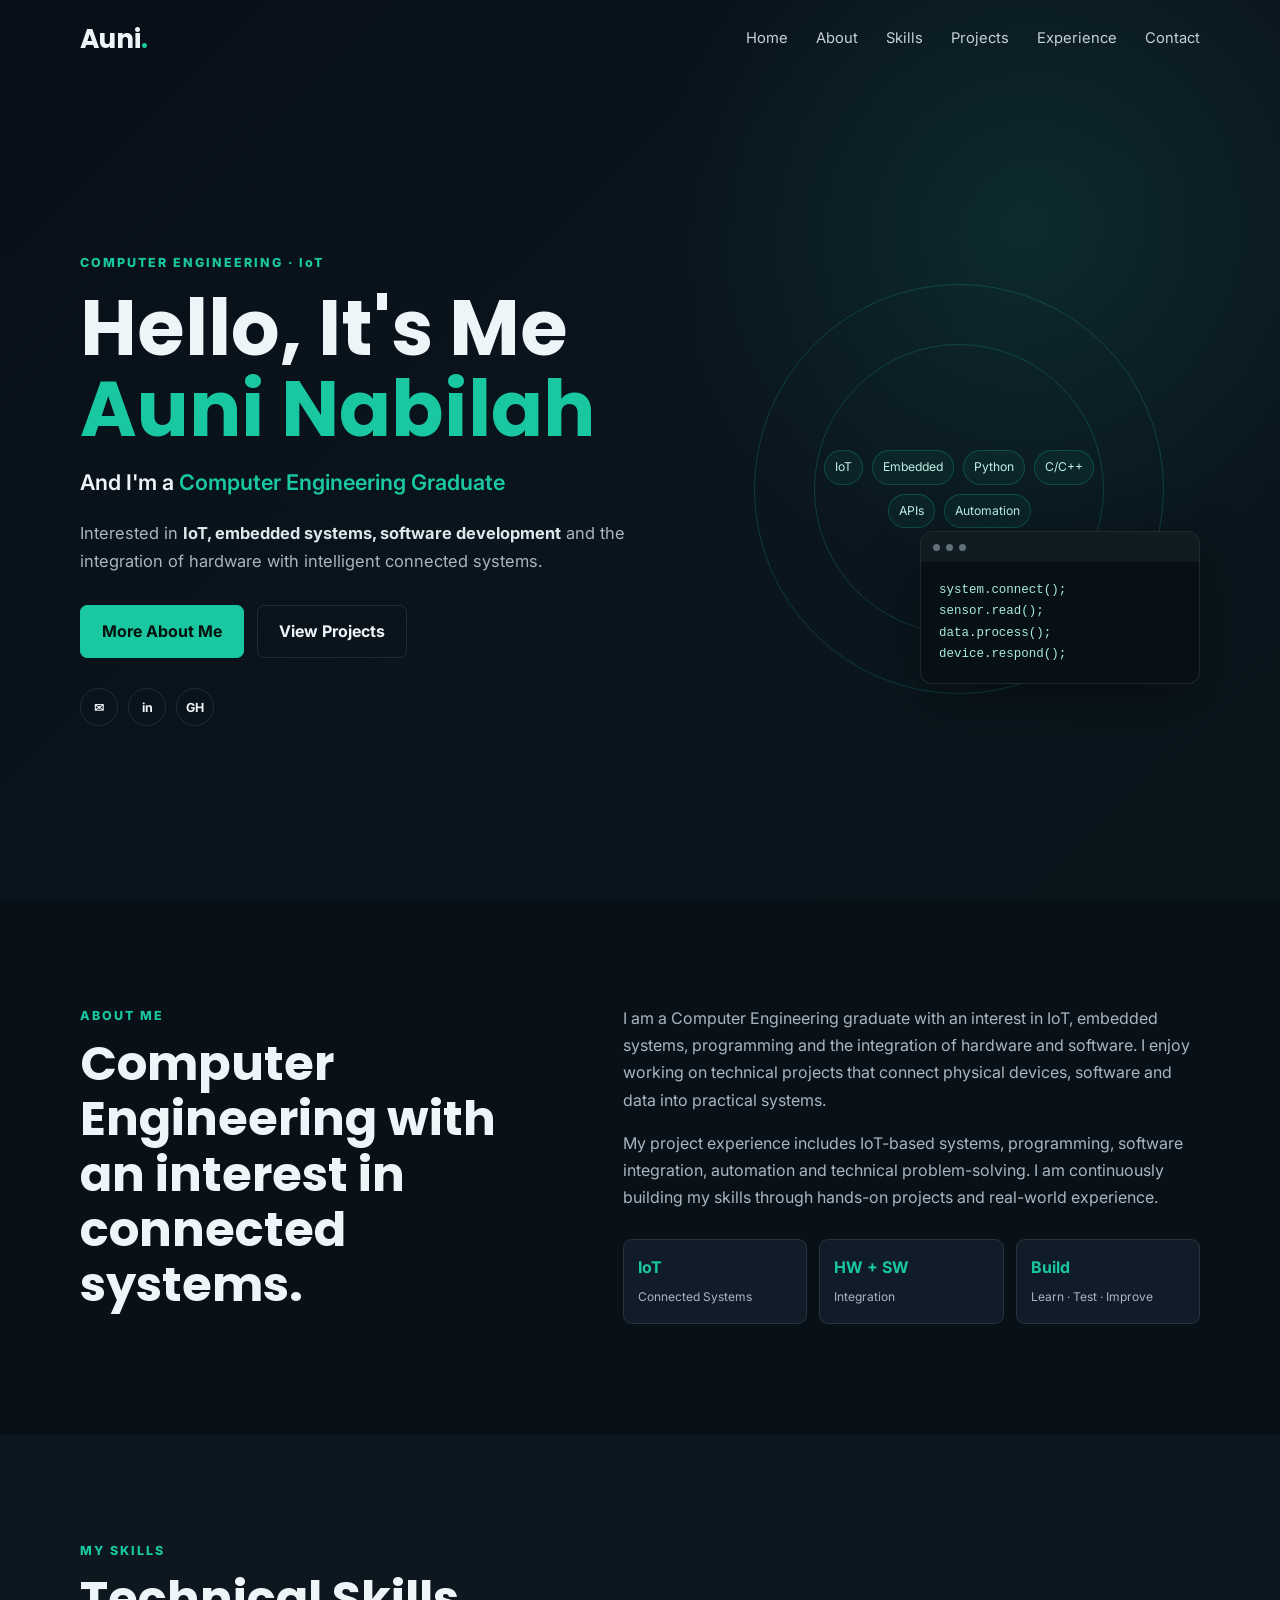
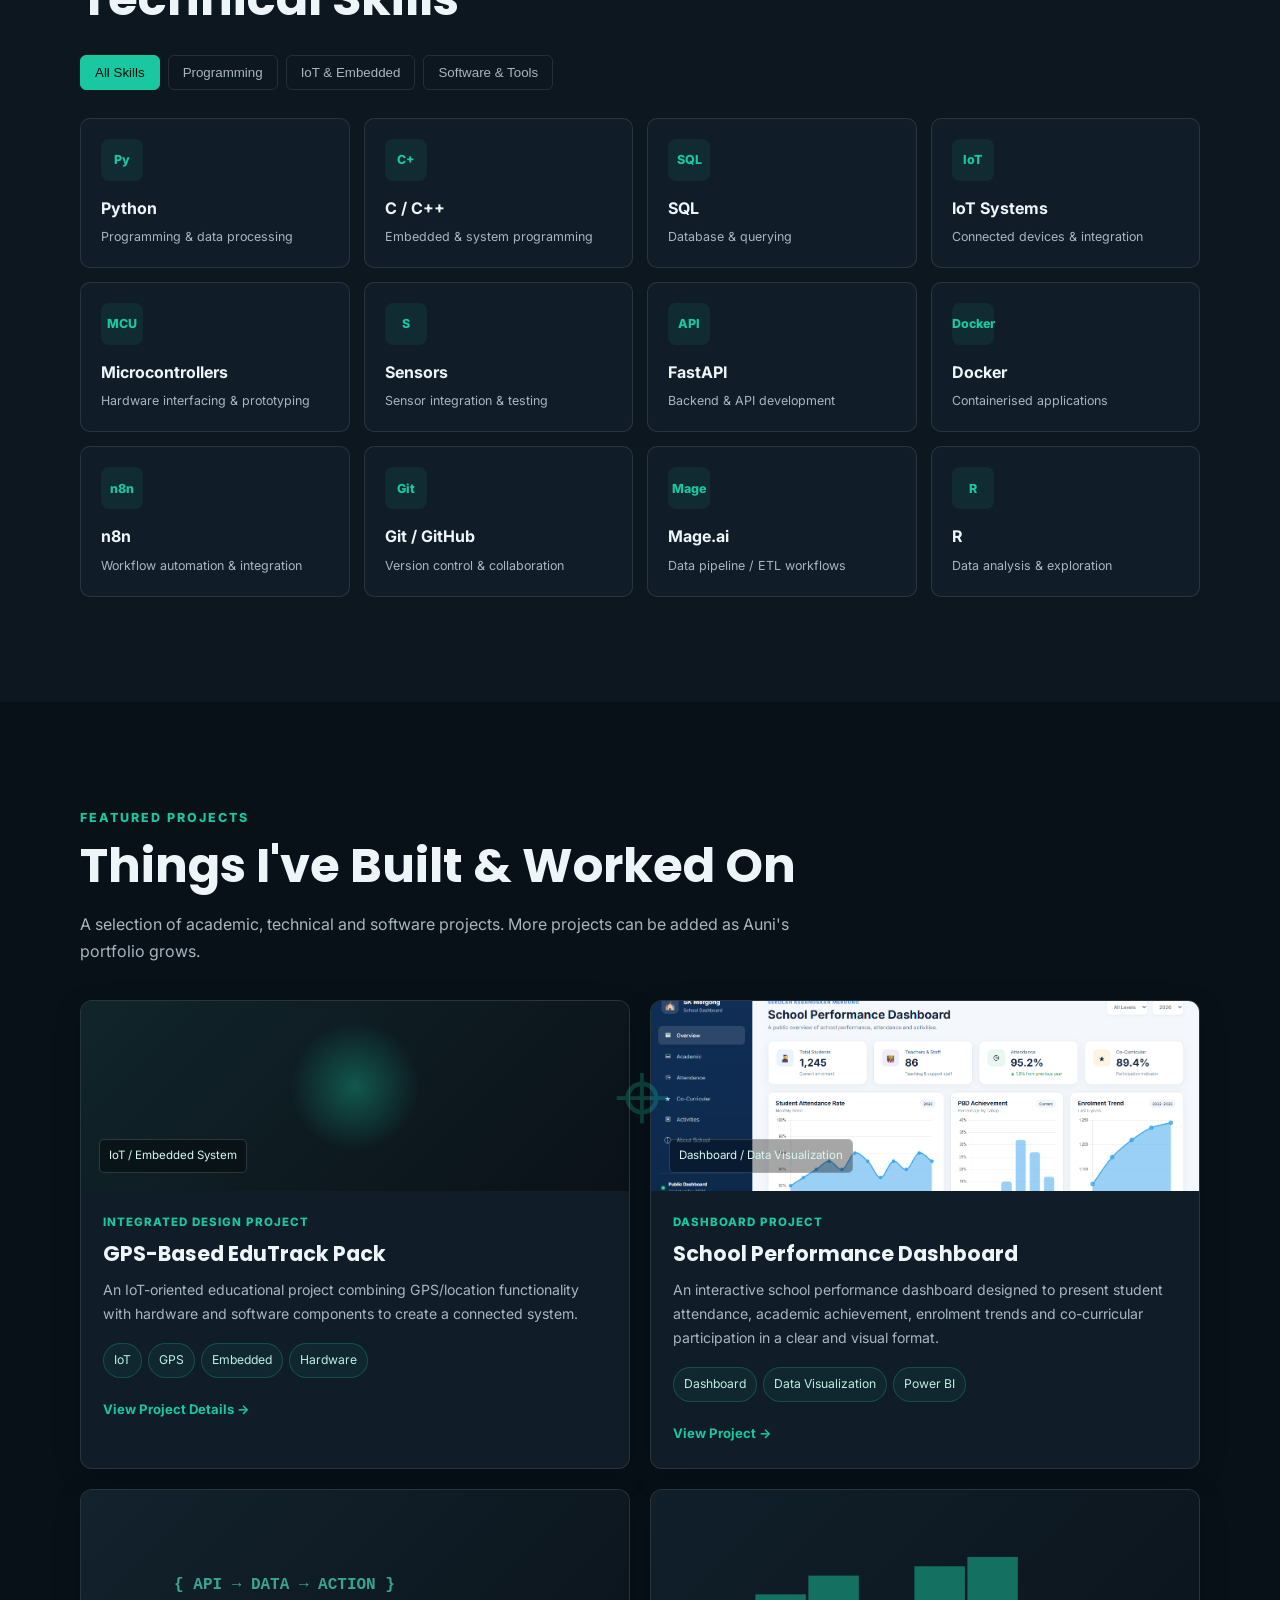
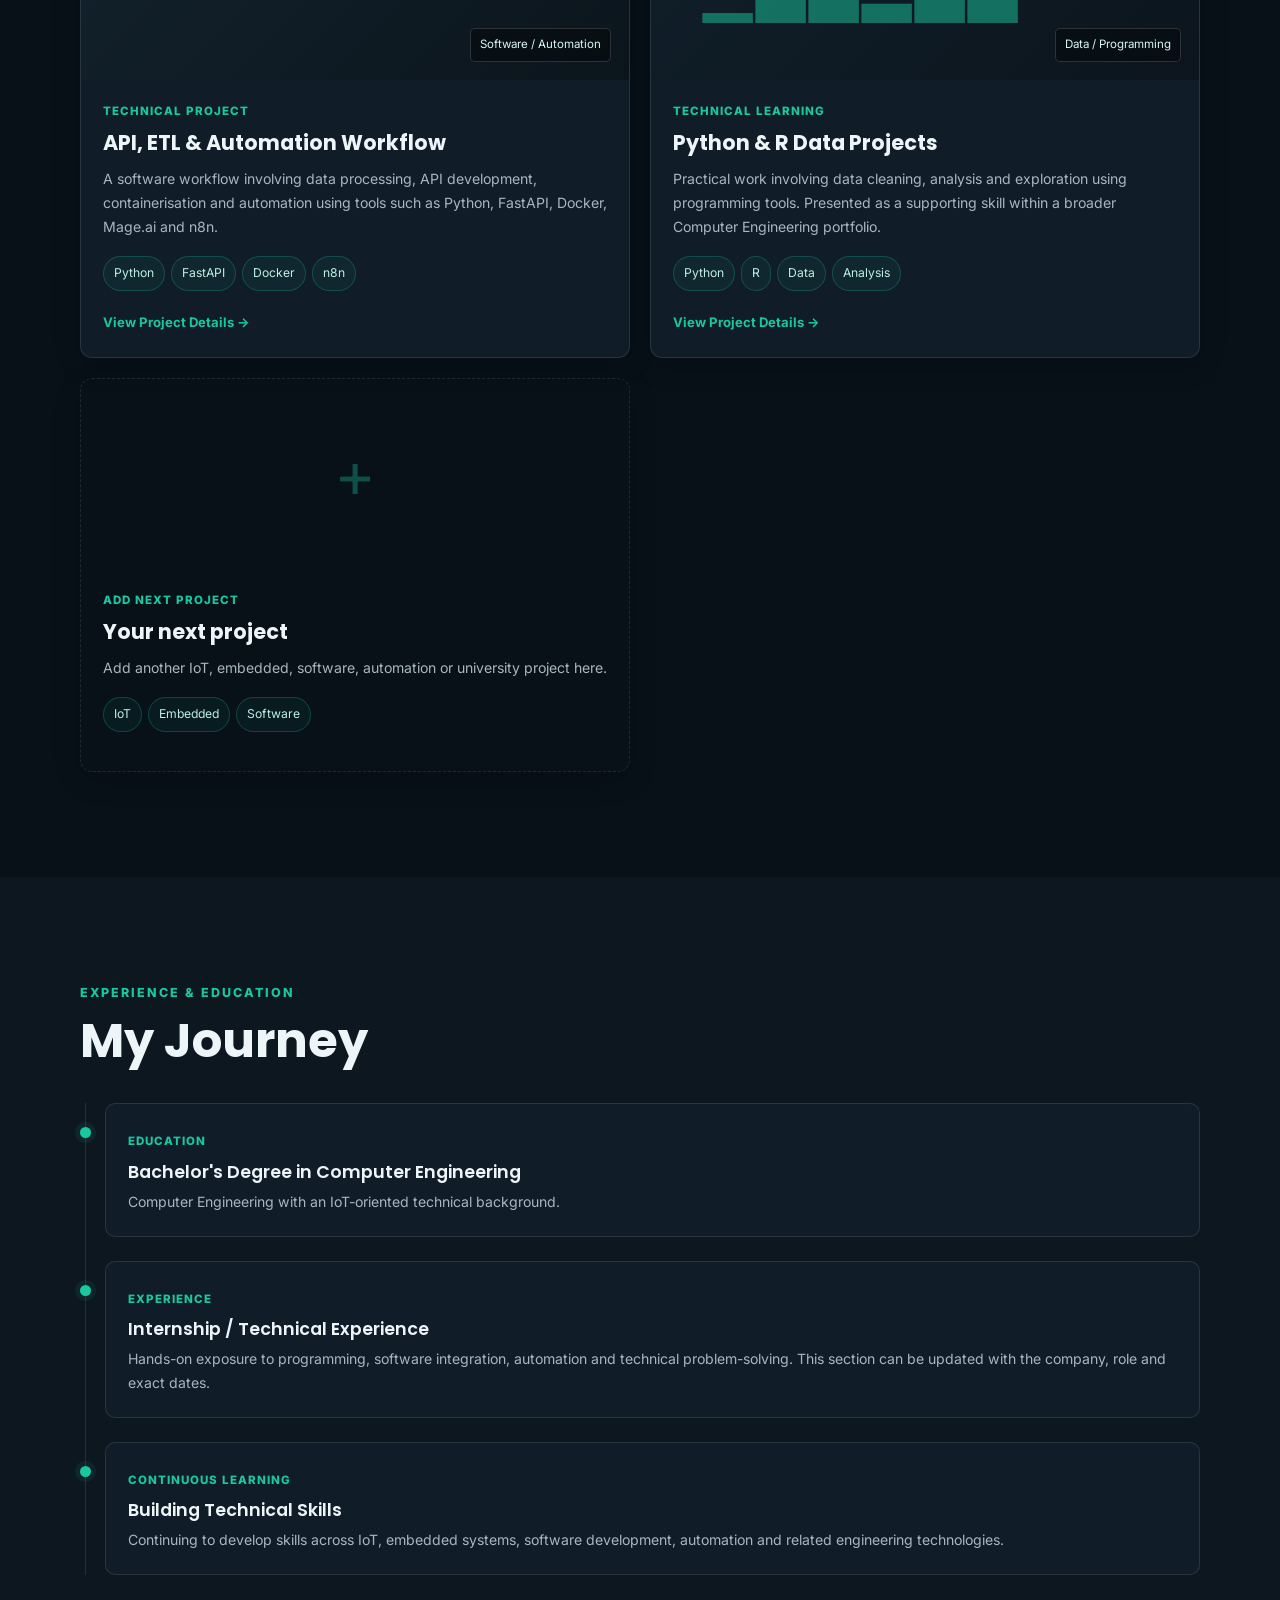
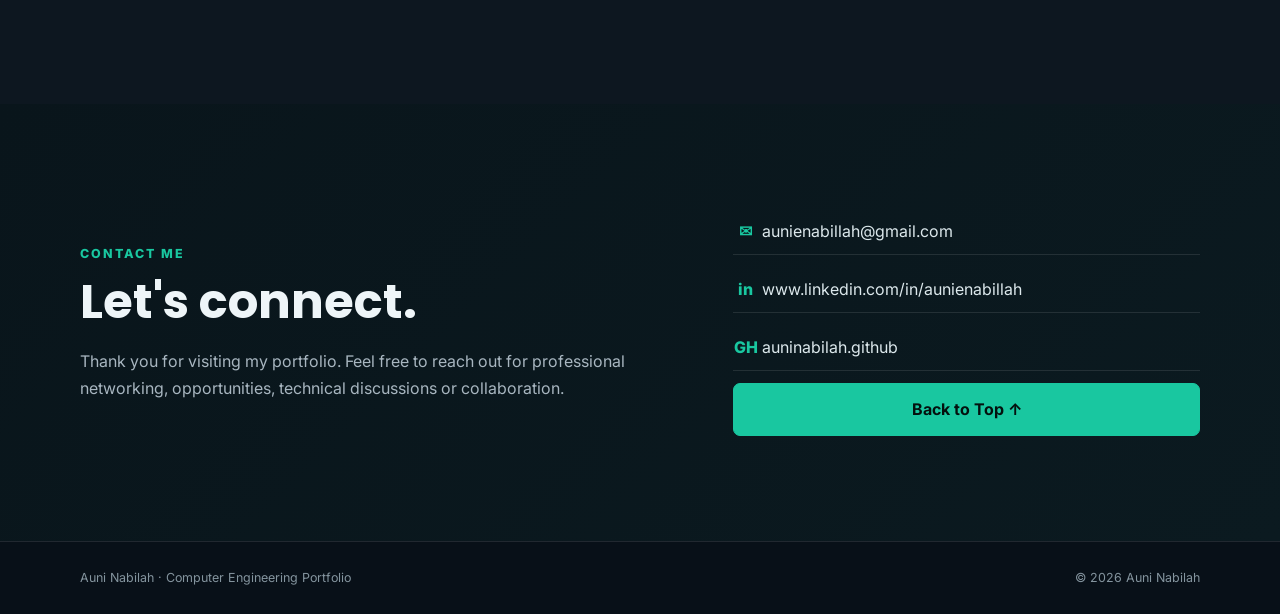
<file: index.html>
<!DOCTYPE html>
<html lang="en">
<head>
  <meta charset="UTF-8" />
  <meta name="viewport" content="width=device-width, initial-scale=1.0" />
  <meta name="description" content="Auni Nabilah — Computer Engineering portfolio focused on IoT, embedded systems, software and hardware integration." />
  <title>Auni Nabilah | Computer Engineering Portfolio</title>
  <link rel="preconnect" href="https://fonts.googleapis.com">
  <link rel="preconnect" href="https://fonts.gstatic.com" crossorigin>
  <link href="https://fonts.googleapis.com/css2?family=Inter:wght@400;500;600;700;800&family=Poppins:wght@500;600;700&display=swap" rel="stylesheet">
  <link rel="stylesheet" href="style.css" />
</head>
<body>
  <header class="header" id="home">
    <nav class="nav container">
      <a class="logo" href="#home">Auni<span>.</span></a>
      <button class="menu-toggle" aria-label="Open menu">☰</button>
      <div class="nav-links">
        <a href="#home">Home</a>
        <a href="#about">About</a>
        <a href="#skills">Skills</a>
        <a href="#projects">Projects</a>
        <a href="#experience">Experience</a>
        <a href="#contact">Contact</a>
      </div>
    </nav>

    <div class="hero container">
      <div class="hero-copy">
        <p class="eyebrow">COMPUTER ENGINEERING · IoT</p>
        <h1>Hello, It's Me<br><span>Auni Nabilah</span></h1>
        <h2>And I'm a <span id="typed">Computer Engineering Graduate</span></h2>
        <p class="hero-text">
          Interested in <strong>IoT, embedded systems, software development</strong>
          and the integration of hardware with intelligent connected systems.
        </p>
        <div class="hero-buttons">
          <a class="btn primary" href="#about">More About Me</a>
          <a class="btn secondary" href="#projects">View Projects</a>
        </div>
        <div class="socials">
          <a href="mailto:auninabilah@gmail.com" aria-label="Email">✉</a>
          <a href="https://www.linkedin.com/in/aunienabillah/" aria-label="LinkedIn">in</a>
          <a href="https://github.com/auninabilah" aria-label="GitHub">GH</a>
        </div>
      </div>

      <div class="hero-visual">
        <div class="orbit orbit-one"></div>
        <div class="orbit orbit-two"></div>
        <div class="tech-card">
          <span>IoT</span>
          <span>Embedded</span>
          <span>Python</span>
          <span>C/C++</span>
          <span>APIs</span>
          <span>Automation</span>
        </div>
        <div class="code-card">
          <div class="code-top"><i></i><i></i><i></i></div>
          <pre><code>system.connect();
sensor.read();
data.process();
device.respond();</code></pre>
        </div>
      </div>
    </div>
  </header>

  <main>
    <section class="section" id="about">
      <div class="container about-grid">
        <div>
          <p class="section-kicker">ABOUT ME</p>
          <h2 class="section-title">Computer Engineering with an interest in connected systems.</h2>
        </div>
        <div class="about-copy">
          <p>
            I am a Computer Engineering graduate with an interest in IoT, embedded systems,
            programming and the integration of hardware and software. I enjoy working on
            technical projects that connect physical devices, software and data into practical systems.
          </p>
          <p>
            My project experience includes IoT-based systems, programming, software integration,
            automation and technical problem-solving. I am continuously building my skills through
            hands-on projects and real-world experience.
          </p>
          <div class="mini-stats">
            <div><strong>IoT</strong><span>Connected Systems</span></div>
            <div><strong>HW + SW</strong><span>Integration</span></div>
            <div><strong>Build</strong><span>Learn · Test · Improve</span></div>
          </div>
        </div>
      </div>
    </section>

    <section class="section muted" id="skills">
      <div class="container">
        <p class="section-kicker">MY SKILLS</p>
        <h2 class="section-title">Technical Skills</h2>

        <div class="filter-bar" role="tablist" aria-label="Skill categories">
          <button class="filter active" data-filter="all">All Skills</button>
          <button class="filter" data-filter="programming">Programming</button>
          <button class="filter" data-filter="iot">IoT & Embedded</button>
          <button class="filter" data-filter="software">Software & Tools</button>
        </div>

        <div class="skills-grid">
          <article class="skill-card" data-category="programming"><div class="skill-icon">Py</div><h3>Python</h3><p>Programming & data processing</p></article>
          <article class="skill-card" data-category="programming"><div class="skill-icon">C+</div><h3>C / C++</h3><p>Embedded & system programming</p></article>
          <article class="skill-card" data-category="programming"><div class="skill-icon">SQL</div><h3>SQL</h3><p>Database & querying</p></article>
          <article class="skill-card" data-category="iot"><div class="skill-icon">IoT</div><h3>IoT Systems</h3><p>Connected devices & integration</p></article>
          <article class="skill-card" data-category="iot"><div class="skill-icon">MCU</div><h3>Microcontrollers</h3><p>Hardware interfacing & prototyping</p></article>
          <article class="skill-card" data-category="iot"><div class="skill-icon">S</div><h3>Sensors</h3><p>Sensor integration & testing</p></article>
          <article class="skill-card" data-category="software"><div class="skill-icon">API</div><h3>FastAPI</h3><p>Backend & API development</p></article>
          <article class="skill-card" data-category="software"><div class="skill-icon">Docker</div><h3>Docker</h3><p>Containerised applications</p></article>
          <article class="skill-card" data-category="software"><div class="skill-icon">n8n</div><h3>n8n</h3><p>Workflow automation & integration</p></article>
          <article class="skill-card" data-category="software"><div class="skill-icon">Git</div><h3>Git / GitHub</h3><p>Version control & collaboration</p></article>
          <article class="skill-card" data-category="software"><div class="skill-icon">Mage</div><h3>Mage.ai</h3><p>Data pipeline / ETL workflows</p></article>
          <article class="skill-card" data-category="software"><div class="skill-icon">R</div><h3>R</h3><p>Data analysis & exploration</p></article>
        </div>
      </div>
    </section>

    <section class="section" id="projects">
      <div class="container">
        <p class="section-kicker">FEATURED PROJECTS</p>
        <h2 class="section-title">Things I've Built & Worked On</h2>
        <p class="section-intro">A selection of academic, technical and software projects. More projects can be added as Auni's portfolio grows.</p>

        <div class="projects-grid">
          <article class="project-card featured">
            <div class="project-image project-gps"><span>IoT / Embedded System</span></div>
            <div class="project-body">
              <div class="project-meta">Integrated Design Project</div>
              <h3>GPS-Based EduTrack Pack</h3>
              <p>
                An IoT-oriented educational project combining GPS/location functionality with
                hardware and software components to create a connected system.
              </p>
              <div class="tags"><span>IoT</span><span>GPS</span><span>Embedded</span><span>Hardware</span></div>
              <a class="project-link" href="gps-edutrack.html">View Project Details →</a>
            </div>
          </article>
          <article class="project-card">
  <div class="project-image" style="background-image: url('school-performance-dashboard.png');">
    <span>Dashboard / Data Visualization</span>
  </div>

  <div class="project-body">
    <div class="project-meta">Dashboard Project</div>

    <h3>School Performance Dashboard</h3>

    <p>
      An interactive school performance dashboard designed to present student attendance, academic achievement, 
      enrolment trends and co-curricular participation in a clear and visual format.
    </p>

    <div class="tags">
      <span>Dashboard</span>
      <span>Data Visualization</span>
      <span>Power BI</span>
    </div>

    <a class="project-link"
       href="school-performance-dashboard.png"
       target="_blank">
       View Project →
    </a>
  </div>
</article>

          <article class="project-card">
            <div class="project-image project-api"><span>Software / Automation</span></div>
            <div class="project-body">
              <div class="project-meta">Technical Project</div>
              <h3>API, ETL & Automation Workflow</h3>
              <p>
                A software workflow involving data processing, API development, containerisation
                and automation using tools such as Python, FastAPI, Docker, Mage.ai and n8n.
              </p>
              <div class="tags"><span>Python</span><span>FastAPI</span><span>Docker</span><span>n8n</span></div>
              <a class="project-link" href="#contact">View Project Details →</a>
            </div>
          </article>

          <article class="project-card">
            <div class="project-image project-data"><span>Data / Programming</span></div>
            <div class="project-body">
              <div class="project-meta">Technical Learning</div>
              <h3>Python & R Data Projects</h3>
              <p>
                Practical work involving data cleaning, analysis and exploration using programming
                tools. Presented as a supporting skill within a broader Computer Engineering portfolio.
              </p>
              <div class="tags"><span>Python</span><span>R</span><span>Data</span><span>Analysis</span></div>
              <a class="project-link" href="#contact">View Project Details →</a>
            </div>
          </article>

          <article class="project-card placeholder-card">
            <div class="placeholder-icon">+</div>
            <div class="project-body">
              <div class="project-meta">Add Next Project</div>
              <h3>Your next project</h3>
              <p>
                Add another IoT, embedded, software, automation or university project here.
              </p>
              <div class="tags"><span>IoT</span><span>Embedded</span><span>Software</span></div>
            </div>
          </article>
        </div>
      </div>
    </section>

    <section class="section muted" id="experience">
      <div class="container">
        <p class="section-kicker">EXPERIENCE & EDUCATION</p>
        <h2 class="section-title">My Journey</h2>

        <div class="timeline">
          <div class="timeline-item">
            <div class="timeline-dot"></div>
            <div class="timeline-card">
              <span class="timeline-label">Education</span>
              <h3>Bachelor's Degree in Computer Engineering</h3>
              <p>Computer Engineering with an IoT-oriented technical background.</p>
            </div>
          </div>

          <div class="timeline-item">
            <div class="timeline-dot"></div>
            <div class="timeline-card">
              <span class="timeline-label">Experience</span>
              <h3>Internship / Technical Experience</h3>
              <p>
                Hands-on exposure to programming, software integration, automation and technical
                problem-solving. This section can be updated with the company, role and exact dates.
              </p>
            </div>
          </div>

          <div class="timeline-item">
            <div class="timeline-dot"></div>
            <div class="timeline-card">
              <span class="timeline-label">Continuous Learning</span>
              <h3>Building Technical Skills</h3>
              <p>
                Continuing to develop skills across IoT, embedded systems, software development,
                automation and related engineering technologies.
              </p>
            </div>
          </div>
        </div>
      </div>
    </section>

    <section class="section contact-section" id="contact">
      <div class="container contact-box">
        <div>
          <p class="section-kicker">CONTACT ME</p>
          <h2 class="section-title">Let's connect.</h2>
          <p class="contact-copy">
            Thank you for visiting my portfolio. Feel free to reach out for professional networking,
            opportunities, technical discussions or collaboration.
          </p>
        </div>
         <div class="contact-links">
          <a href="mailto:aunienabillah@gmail.com"><span>✉</span> aunienabillah@gmail.com</a>
          <a href="https://www.linkedin.com/in/aunienabillah/" target="_blank"><span>in</span> www.linkedin.com/in/aunienabillah</a>
          <a href="https://github.com/auninabilah" target="_blank"><span>GH</span> auninabilah.github</a>
          <a class="btn primary" href="#home">Back to Top ↑</a>
        </div>
      </div>
    </section>
  </main>

  <footer>
    <div class="container footer-inner">
      <p>Auni Nabilah · Computer Engineering Portfolio</p>
      <p>© 2026 Auni Nabilah</p>
    </div>
  </footer>

  <script src="script.js"></script>
</body>
</html>
</file>
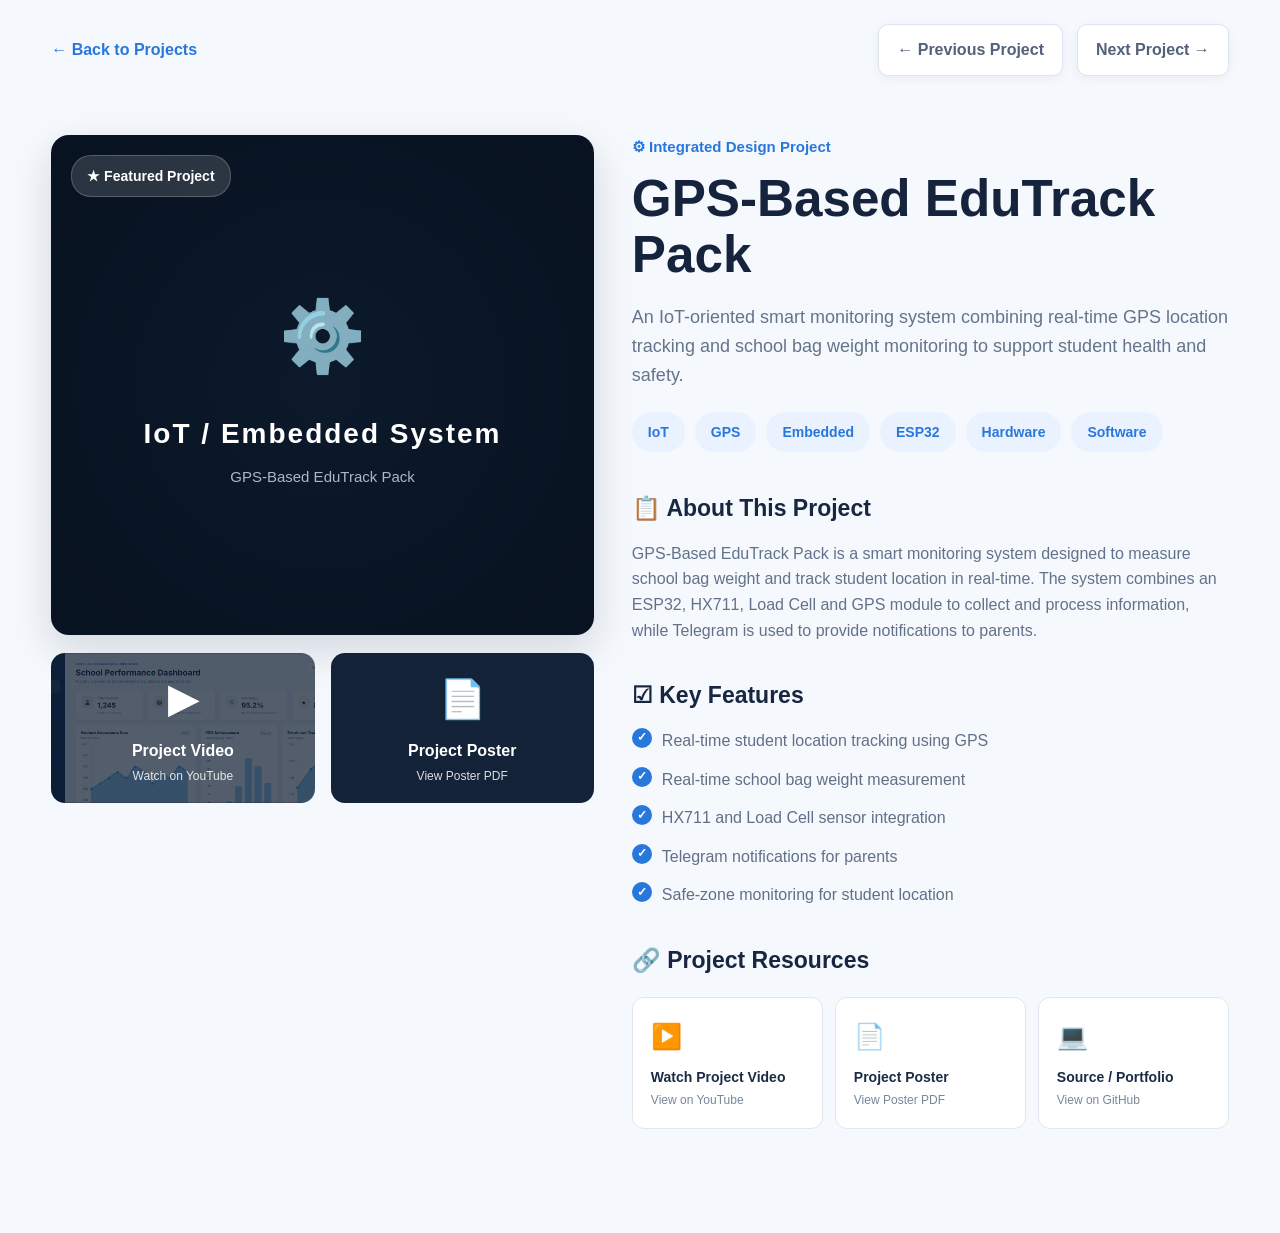
<file: gps-edutrack.html>
<!DOCTYPE html>
<html lang="en">
<head>
  <meta charset="UTF-8">
  <meta name="viewport" content="width=device-width, initial-scale=1.0">

  <title>GPS-Based EduTrack Pack | Auni Nabilah</title>

  <style>
    * {
      box-sizing: border-box;
      margin: 0;
      padding: 0;
    }

    body {
      font-family: Arial, Helvetica, sans-serif;
      background: #f5f8fc;
      color: #13213a;
      line-height: 1.6;
    }

    a {
      text-decoration: none;
      color: inherit;
    }

    .container {
      width: min(1180px, 92%);
      margin: auto;
    }

    /* TOP NAVIGATION */
    .topbar {
      display: flex;
      justify-content: space-between;
      align-items: center;
      padding: 24px 0;
    }

    .back-link {
      color: #2878dc;
      font-weight: 700;
      font-size: 16px;
    }

    .back-link:hover {
      text-decoration: underline;
    }

    .project-nav {
      display: flex;
      gap: 14px;
    }

    .nav-btn {
      padding: 12px 18px;
      background: white;
      border: 1px solid #dce4ef;
      border-radius: 10px;
      color: #53627a;
      font-weight: 600;
      box-shadow: 0 3px 12px rgba(0,0,0,0.05);
    }

    .nav-btn:hover {
      border-color: #2878dc;
      color: #2878dc;
    }

    /* MAIN PROJECT AREA */
    .project-layout {
      display: grid;
      grid-template-columns: 1fr 1.1fr;
      gap: 38px;
      align-items: start;
      padding: 35px 0 70px;
    }

    /* LEFT SIDE */
    .media-section {
      position: sticky;
      top: 25px;
    }

    .main-project-image {
      height: 500px;
      border-radius: 18px;
      background:
        linear-gradient(
          rgba(8, 18, 32, 0.75),
          rgba(8, 18, 32, 0.75)
        ),
        radial-gradient(
          circle at center,
          #18304a,
          #081321
        );
      display: flex;
      align-items: center;
      justify-content: center;
      text-align: center;
      color: white;
      overflow: hidden;
      position: relative;
      box-shadow: 0 15px 40px rgba(20, 40, 70, 0.15);
    }

    .featured-label {
      position: absolute;
      top: 20px;
      left: 20px;
      background: rgba(255,255,255,0.14);
      border: 1px solid rgba(255,255,255,0.2);
      padding: 9px 15px;
      border-radius: 20px;
      font-size: 14px;
      font-weight: 700;
    }

    .main-image-content {
      padding: 30px;
    }

    .chip-icon {
      font-size: 70px;
      margin-bottom: 20px;
    }

    .main-image-content h2 {
      font-size: 28px;
      letter-spacing: 2px;
      margin-bottom: 8px;
    }

    .main-image-content p {
      color: #a9b8ca;
      font-size: 15px;
    }

    .media-links {
      display: grid;
      grid-template-columns: 1fr 1fr;
      gap: 16px;
      margin-top: 18px;
    }

    .media-card {
      min-height: 150px;
      border-radius: 14px;
      display: flex;
      align-items: center;
      justify-content: center;
      text-align: center;
      color: white;
      font-weight: 700;
      position: relative;
      overflow: hidden;
      transition: 0.25s ease;
    }

    .media-card:hover {
      transform: translateY(-4px);
      box-shadow: 0 12px 25px rgba(0,0,0,0.12);
    }

    .video-card {
      background:
        linear-gradient(rgba(10,25,45,.7), rgba(10,25,45,.7)),
        url('school-performance-dashboard.png') center/cover;
    }

    .poster-card {
      background:
        linear-gradient(rgba(10,25,45,.7), rgba(10,25,45,.7)),
        #27384f;
    }

    .media-icon {
      font-size: 38px;
      display: block;
      margin-bottom: 8px;
    }

    .media-title {
      font-size: 16px;
    }

    .media-subtitle {
      display: block;
      font-size: 12px;
      font-weight: 400;
      opacity: .85;
      margin-top: 4px;
    }

    /* RIGHT SIDE */
    .category {
      color: #2878dc;
      font-weight: 700;
      font-size: 15px;
      margin-bottom: 12px;
    }

    .project-title {
      font-size: clamp(34px, 4vw, 52px);
      line-height: 1.1;
      margin-bottom: 20px;
      color: #15233d;
    }

    .intro {
      font-size: 18px;
      color: #65748b;
      margin-bottom: 22px;
    }

    .tags {
      display: flex;
      flex-wrap: wrap;
      gap: 10px;
      margin-bottom: 38px;
    }

    .tag {
      background: #eaf2ff;
      color: #2878dc;
      padding: 9px 16px;
      border-radius: 20px;
      font-size: 14px;
      font-weight: 700;
    }

    .content-section {
      margin-bottom: 34px;
    }

    .section-heading {
      font-size: 23px;
      margin-bottom: 14px;
      color: #172641;
    }

    .content-section p {
      color: #63728a;
      font-size: 16px;
    }

    .features {
      list-style: none;
      display: grid;
      gap: 13px;
    }

    .features li {
      color: #617087;
      font-size: 16px;
      padding-left: 30px;
      position: relative;
    }

    .features li::before {
      content: "✓";
      position: absolute;
      left: 0;
      top: 0;
      width: 20px;
      height: 20px;
      border-radius: 50%;
      background: #2878dc;
      color: white;
      font-size: 12px;
      font-weight: 700;
      display: flex;
      align-items: center;
      justify-content: center;
    }

    /* RESOURCES */
    .resources {
      display: grid;
      grid-template-columns: repeat(3, 1fr);
      gap: 12px;
      margin-top: 18px;
    }

    .resource {
      background: white;
      border: 1px solid #e0e7f0;
      border-radius: 12px;
      padding: 18px;
      transition: .2s ease;
    }

    .resource:hover {
      transform: translateY(-3px);
      border-color: #2878dc;
      box-shadow: 0 10px 22px rgba(30,60,100,.08);
    }

    .resource-icon {
      font-size: 25px;
      margin-bottom: 10px;
    }

    .resource-title {
      font-weight: 700;
      color: #1b2b46;
      font-size: 14px;
    }

    .resource-subtitle {
      color: #78869a;
      font-size: 12px;
      margin-top: 3px;
    }

    /* RESPONSIVE */
    @media (max-width: 850px) {
      .project-layout {
        grid-template-columns: 1fr;
      }

      .media-section {
        position: static;
      }

      .main-project-image {
        height: 400px;
      }

      .resources {
        grid-template-columns: 1fr;
      }

      .topbar {
        align-items: flex-start;
        gap: 20px;
        flex-direction: column;
      }
    }

    @media (max-width: 500px) {
      .media-links {
        grid-template-columns: 1fr;
      }

      .main-project-image {
        height: 330px;
      }

      .project-title {
        font-size: 34px;
      }
    }
  </style>
</head>

<body>

  <div class="container">

    <!-- TOP NAVIGATION -->
    <div class="topbar">

      <a class="back-link" href="index.html">
        ← Back to Projects
      </a>

      <div class="project-nav">
        <a class="nav-btn" href="index.html">
          ← Previous Project
        </a>

        <a class="nav-btn" href="index.html">
          Next Project →
        </a>
      </div>

    </div>


    <!-- PROJECT CONTENT -->
    <main class="project-layout">

      <!-- LEFT -->
      <section class="media-section">

        <div class="main-project-image">

          <div class="featured-label">
            ★ Featured Project
          </div>

          <div class="main-image-content">
            <div class="chip-icon">⚙️</div>

            <h2>IoT / Embedded System</h2>

            <p>
              GPS-Based EduTrack Pack
            </p>
          </div>

        </div>


        <div class="media-links">

          <!-- PROJECT VIDEO -->
          <a
            class="media-card video-card"
            href="https://youtu.be/0F5-FZYgB8s"
            target="_blank"
          >
            <div>
              <span class="media-icon">▶</span>

              <span class="media-title">
                Project Video
              </span>

              <span class="media-subtitle">
                Watch on YouTube
              </span>
            </div>
          </a>


          <!-- PROJECT POSTER -->
          <a
            class="media-card poster-card"
            href="gps-edutrack-poster.pdf"
            target="_blank"
          >
            <div>
              <span class="media-icon">📄</span>

              <span class="media-title">
                Project Poster
              </span>

              <span class="media-subtitle">
                View Poster PDF
              </span>
            </div>
          </a>

        </div>

      </section>


      <!-- RIGHT -->
      <section>

        <div class="category">
          ⚙ Integrated Design Project
        </div>

        <h1 class="project-title">
          GPS-Based EduTrack Pack
        </h1>

        <p class="intro">
          An IoT-oriented smart monitoring system combining
          real-time GPS location tracking and school bag weight
          monitoring to support student health and safety.
        </p>


        <!-- TAGS -->
        <div class="tags">
          <span class="tag">IoT</span>
          <span class="tag">GPS</span>
          <span class="tag">Embedded</span>
          <span class="tag">ESP32</span>
          <span class="tag">Hardware</span>
          <span class="tag">Software</span>
        </div>


        <!-- ABOUT -->
        <div class="content-section">

          <h2 class="section-heading">
            📋 About This Project
          </h2>

          <p>
            GPS-Based EduTrack Pack is a smart monitoring system
            designed to measure school bag weight and track student
            location in real-time. The system combines an ESP32,
            HX711, Load Cell and GPS module to collect and process
            information, while Telegram is used to provide
            notifications to parents.
          </p>

        </div>


        <!-- FEATURES -->
        <div class="content-section">

          <h2 class="section-heading">
            ☑ Key Features
          </h2>

          <ul class="features">

            <li>
              Real-time student location tracking using GPS
            </li>

            <li>
              Real-time school bag weight measurement
            </li>

            <li>
              HX711 and Load Cell sensor integration
            </li>

            <li>
              Telegram notifications for parents
            </li>

            <li>
              Safe-zone monitoring for student location
            </li>

          </ul>

        </div>


        <!-- RESOURCES -->
        <div class="content-section">

          <h2 class="section-heading">
            🔗 Project Resources
          </h2>

          <div class="resources">

            <!-- YOUTUBE -->
            <a
              class="resource"
              href="https://youtu.be/0F5-FZYgB8s"
              target="_blank"
            >
              <div class="resource-icon">▶️</div>

              <div class="resource-title">
                Watch Project Video
              </div>

              <div class="resource-subtitle">
                View on YouTube
              </div>
            </a>


            <!-- POSTER -->
            <a
              class="resource"
              href="gps-edutrack-poster.pdf"
              target="_blank"
            >
              <div class="resource-icon">📄</div>

              <div class="resource-title">
                Project Poster
              </div>

              <div class="resource-subtitle">
                View Poster PDF
              </div>
            </a>


            <!-- GITHUB -->
            <a
              class="resource"
              href="https://github.com/auninabilah/auninabilah.github.io"
              target="_blank"
            >
              <div class="resource-icon">💻</div>

              <div class="resource-title">
                Source / Portfolio
              </div>

              <div class="resource-subtitle">
                View on GitHub
              </div>
            </a>

          </div>

        </div>

      </section>

    </main>

  </div>

</body>
</html>
</file>
<file: style.css>
:root{
  --bg:#081018;
  --bg-soft:#0d1720;
  --card:#101d28;
  --card-2:#12222e;
  --text:#eef5f8;
  --muted:#a8b6c0;
  --line:rgba(255,255,255,.10);
  --accent:#19c7a0;
  --accent-2:#49e0c0;
  --shadow:0 18px 55px rgba(0,0,0,.28);
}
*{box-sizing:border-box;margin:0;padding:0;scroll-behavior:smooth}
body{font-family:Inter,Arial,sans-serif;background:var(--bg);color:var(--text);line-height:1.7}
a{text-decoration:none;color:inherit}
.container{width:min(1120px,92%);margin:auto}
.header{min-height:100vh;background:radial-gradient(circle at 80% 25%,rgba(25,199,160,.12),transparent 30%),linear-gradient(135deg,#071018,#0b151e 60%,#09151b)}
.nav{height:78px;display:flex;align-items:center;justify-content:space-between}
.logo{font:700 1.65rem Poppins,sans-serif}.logo span{color:var(--accent)}
.nav-links{display:flex;gap:28px;color:#c6d1d7;font-size:.92rem}.nav-links a:hover{color:var(--accent)}
.menu-toggle{display:none;background:none;border:0;color:white;font-size:1.6rem}
.hero{min-height:calc(100vh - 78px);display:grid;grid-template-columns:1.1fr .9fr;align-items:center;gap:50px;padding:70px 0}
.eyebrow,.section-kicker{color:var(--accent);font-size:.78rem;font-weight:800;letter-spacing:2px}
.hero h1{font:700 clamp(2.8rem,6vw,5rem)/1.05 Poppins,sans-serif;margin:15px 0}
.hero h1 span{color:var(--accent)}
.hero h2{font-size:1.35rem;font-weight:600;margin-bottom:18px}.hero h2 span{color:var(--accent)}
.hero-text{max-width:620px;color:var(--muted);font-size:1.03rem}.hero-text strong{color:#dce8ec}
.hero-buttons{display:flex;gap:13px;margin:30px 0}
.btn{display:inline-flex;align-items:center;justify-content:center;padding:12px 21px;border-radius:7px;font-weight:700;border:1px solid var(--line);transition:.2s}
.btn.primary{background:var(--accent);color:#04110e;border-color:var(--accent)}.btn.primary:hover{background:var(--accent-2);transform:translateY(-2px)}
.btn.secondary:hover{border-color:var(--accent);color:var(--accent)}
.socials{display:flex;gap:10px}.socials a{width:38px;height:38px;border:1px solid var(--line);display:grid;place-items:center;border-radius:50%;font-weight:700;font-size:.78rem}.socials a:hover{border-color:var(--accent);color:var(--accent)}
.hero-visual{position:relative;height:480px;display:grid;place-items:center}
.orbit{position:absolute;border:1px solid rgba(25,199,160,.22);border-radius:50%;}.orbit-one{width:410px;height:410px}.orbit-two{width:290px;height:290px}
.tech-card{width:300px;display:flex;flex-wrap:wrap;justify-content:center;gap:9px;z-index:2}
.tech-card span,.tags span{border:1px solid rgba(25,199,160,.25);background:rgba(25,199,160,.06);padding:6px 10px;border-radius:20px;color:#bdeee3;font-size:.76rem}
.code-card{position:absolute;right:0;bottom:45px;width:280px;background:#071016;border:1px solid var(--line);border-radius:12px;box-shadow:var(--shadow);overflow:hidden;z-index:3}
.code-top{height:30px;background:#101b22;display:flex;align-items:center;gap:6px;padding-left:12px}.code-top i{width:7px;height:7px;border-radius:50%;background:#60717b}
.code-card pre{padding:18px;color:#a8eadd;font-size:.78rem;overflow:auto}
.section{padding:105px 0}.muted{background:var(--bg-soft)}
.section-title{font:700 clamp(2rem,4vw,3rem)/1.15 Poppins,sans-serif;margin:10px 0 18px}.section-intro{color:var(--muted);max-width:720px;margin-bottom:34px}
.about-grid{display:grid;grid-template-columns:.9fr 1.1fr;gap:70px}.about-copy{color:var(--muted)}.about-copy p+p{margin-top:16px}
.mini-stats{display:flex;gap:12px;margin-top:28px}.mini-stats div{background:var(--card);border:1px solid var(--line);padding:14px;border-radius:9px;flex:1}.mini-stats strong{display:block;color:var(--accent);font-size:1rem}.mini-stats span{font-size:.75rem;color:var(--muted)}
.filter-bar{display:flex;gap:8px;flex-wrap:wrap;margin:28px 0}
.filter{cursor:pointer;border:1px solid var(--line);background:transparent;color:var(--muted);padding:9px 14px;border-radius:6px}.filter.active,.filter:hover{background:var(--accent);color:#06100e;border-color:var(--accent)}
.skills-grid{display:grid;grid-template-columns:repeat(4,1fr);gap:14px}.skill-card{background:var(--card);border:1px solid var(--line);padding:20px;border-radius:10px;transition:.2s}.skill-card:hover{transform:translateY(-4px);border-color:rgba(25,199,160,.45)}.skill-card.hide{display:none}
.skill-icon{width:42px;height:42px;display:grid;place-items:center;background:rgba(25,199,160,.08);color:var(--accent);font-weight:800;font-size:.78rem;border-radius:8px;margin-bottom:14px}.skill-card h3{font-size:1rem}.skill-card p{font-size:.78rem;color:var(--muted);margin-top:4px}
.projects-grid{display:grid;grid-template-columns:repeat(2,1fr);gap:20px}.project-card{background:var(--card);border:1px solid var(--line);border-radius:12px;overflow:hidden;box-shadow:0 8px 30px rgba(0,0,0,.12)}.project-image{height:190px;display:flex;align-items:flex-end;padding:18px;background-size:cover;background-position:center}.project-image span{font-size:.72rem;color:#d8f8f1;border:1px solid rgba(255,255,255,.15);background:rgba(0,0,0,.35);padding:6px 9px;border-radius:5px}
.project-gps{background:radial-gradient(circle at 50% 45%,rgba(25,199,160,.35),transparent 22%),linear-gradient(135deg,#10252a,#0b1118)}.project-gps:after{content:"⌖";font-size:6rem;color:rgba(25,199,160,.25);position:absolute;align-self:center;justify-self:center;left:calc(50% - 25px)}
.project-api{background:linear-gradient(135deg,#13222d,#0b151c)}.project-api:before{content:"{ API  →  DATA  →  ACTION }";font:700 1rem monospace;color:rgba(73,224,192,.7);margin:auto}
.project-data{background:linear-gradient(135deg,#101f2a,#0c151d)}.project-data:before{content:"▁▃▅▂▆▇";font-size:4rem;letter-spacing:4px;color:rgba(25,199,160,.5);margin:auto}
.project-body{padding:22px}.project-meta{color:var(--accent);font-size:.72rem;font-weight:800;letter-spacing:1px;text-transform:uppercase}.project-body h3{font:700 1.3rem Poppins,sans-serif;margin:6px 0 9px}.project-body p{color:var(--muted);font-size:.88rem}.tags{display:flex;gap:6px;flex-wrap:wrap;margin:17px 0}.project-link{font-size:.82rem;color:var(--accent);font-weight:700}.placeholder-card{border-style:dashed;background:transparent}.placeholder-icon{font-size:4rem;color:rgba(25,199,160,.35);height:190px;display:grid;place-items:center}
.timeline{position:relative;margin-top:35px;padding-left:25px}.timeline:before{content:"";position:absolute;left:5px;top:0;bottom:0;width:1px;background:var(--line)}.timeline-item{position:relative;margin-bottom:24px}.timeline-dot{position:absolute;left:-25px;top:24px;width:11px;height:11px;border-radius:50%;background:var(--accent);box-shadow:0 0 0 5px rgba(25,199,160,.08)}.timeline-card{background:var(--card);border:1px solid var(--line);padding:22px;border-radius:10px}.timeline-label{color:var(--accent);font-size:.72rem;font-weight:800;letter-spacing:1px;text-transform:uppercase}.timeline-card h3{font:600 1.1rem Poppins,sans-serif;margin:5px 0}.timeline-card p{color:var(--muted);font-size:.88rem}
.contact-section{background:linear-gradient(135deg,#09151b,#0b1a20)}.contact-box{display:grid;grid-template-columns:1fr .8fr;gap:70px;align-items:center}.contact-copy{color:var(--muted);max-width:620px}.contact-links{display:flex;flex-direction:column;gap:12px}.contact-links a:not(.btn){color:#dce8ec;border-bottom:1px solid var(--line);padding:9px 0}.contact-links a:hover{color:var(--accent)}.contact-links span{display:inline-grid;place-items:center;width:25px;color:var(--accent);font-weight:800}
footer{border-top:1px solid var(--line);padding:25px 0;color:#84949e;font-size:.78rem}.footer-inner{display:flex;justify-content:space-between;gap:20px}
@media(max-width:900px){.hero{grid-template-columns:1fr}.hero-visual{height:330px}.about-grid,.contact-box{grid-template-columns:1fr;gap:35px}.skills-grid{grid-template-columns:repeat(3,1fr)}}
@media(max-width:680px){.nav-links{display:none;position:absolute;top:70px;right:4%;left:4%;background:var(--card);padding:18px;border:1px solid var(--line);border-radius:10px;flex-direction:column;gap:14px}.nav-links.open{display:flex}.menu-toggle{display:block}.hero{padding-top:40px}.hero-visual{display:none}.hero h1{font-size:2.8rem}.projects-grid{grid-template-columns:1fr}.skills-grid{grid-template-columns:repeat(2,1fr)}.mini-stats{flex-direction:column}.footer-inner{flex-direction:column}}
</file>
